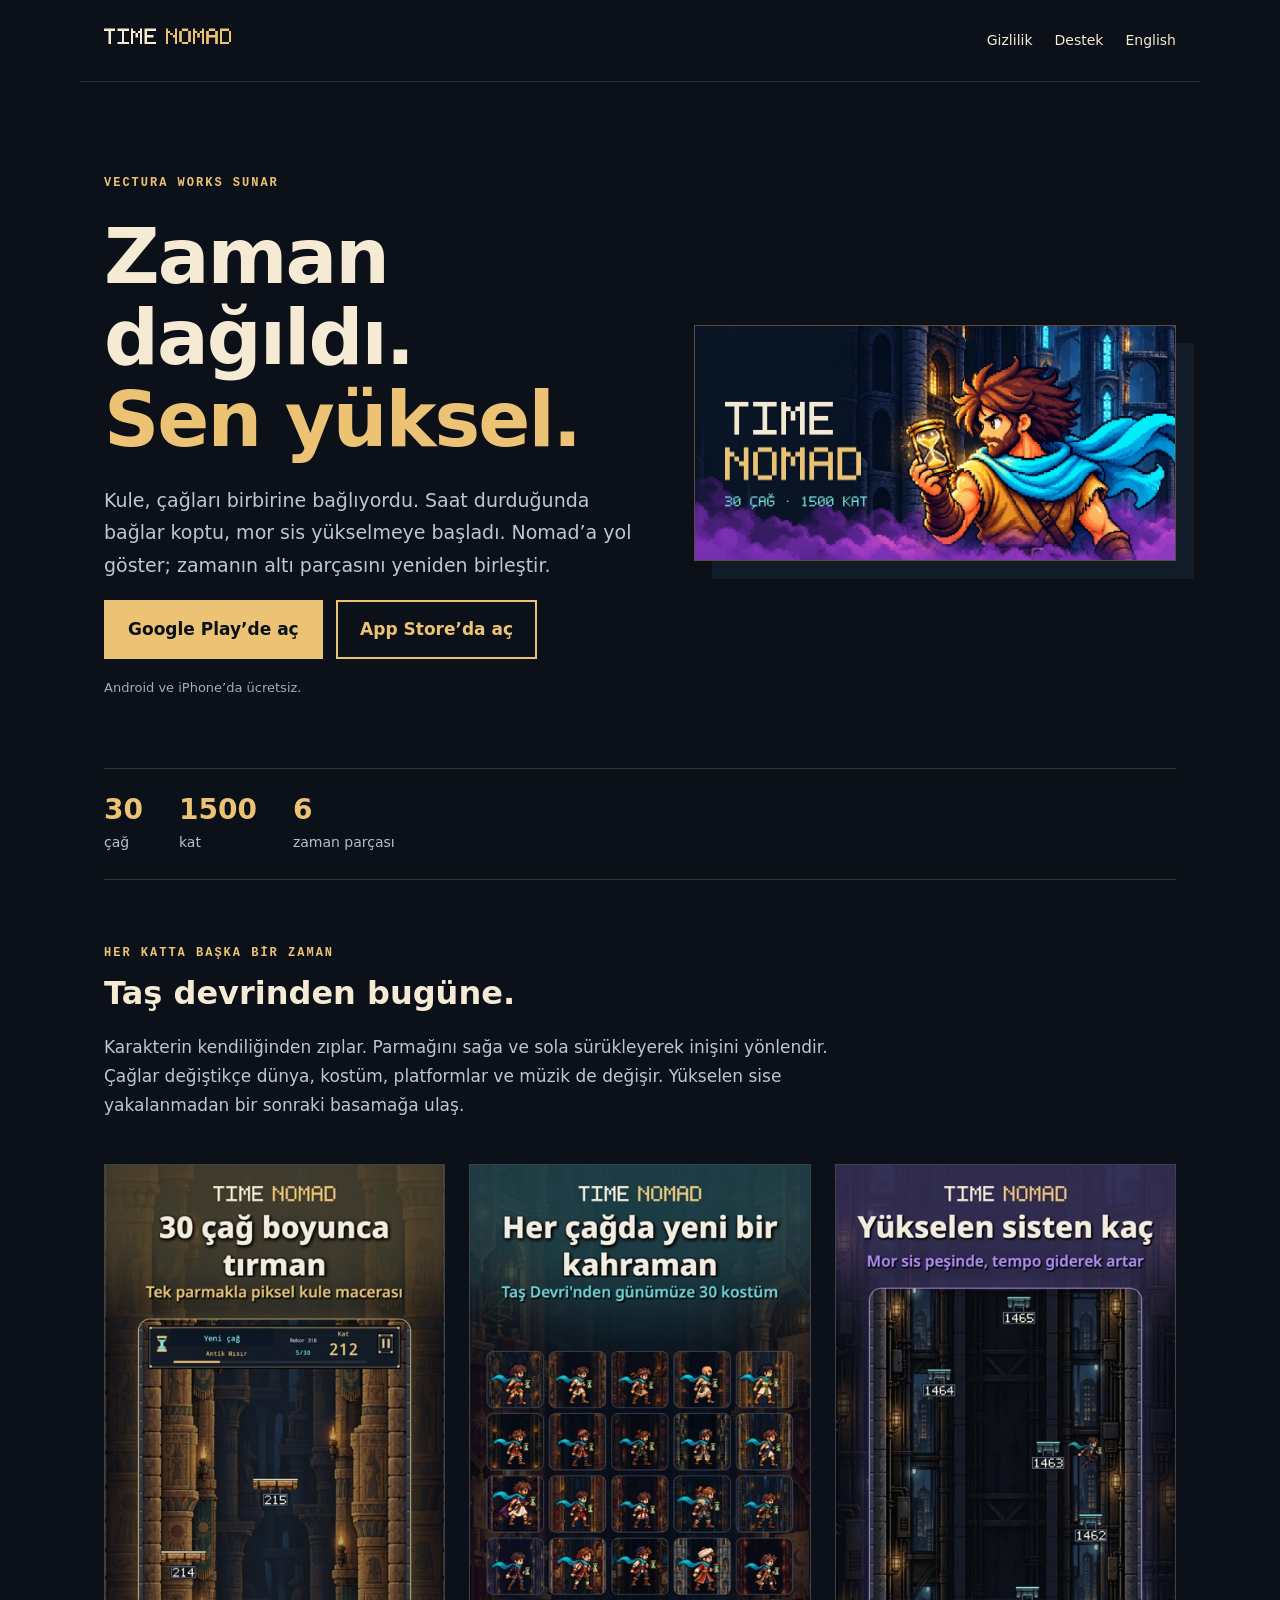
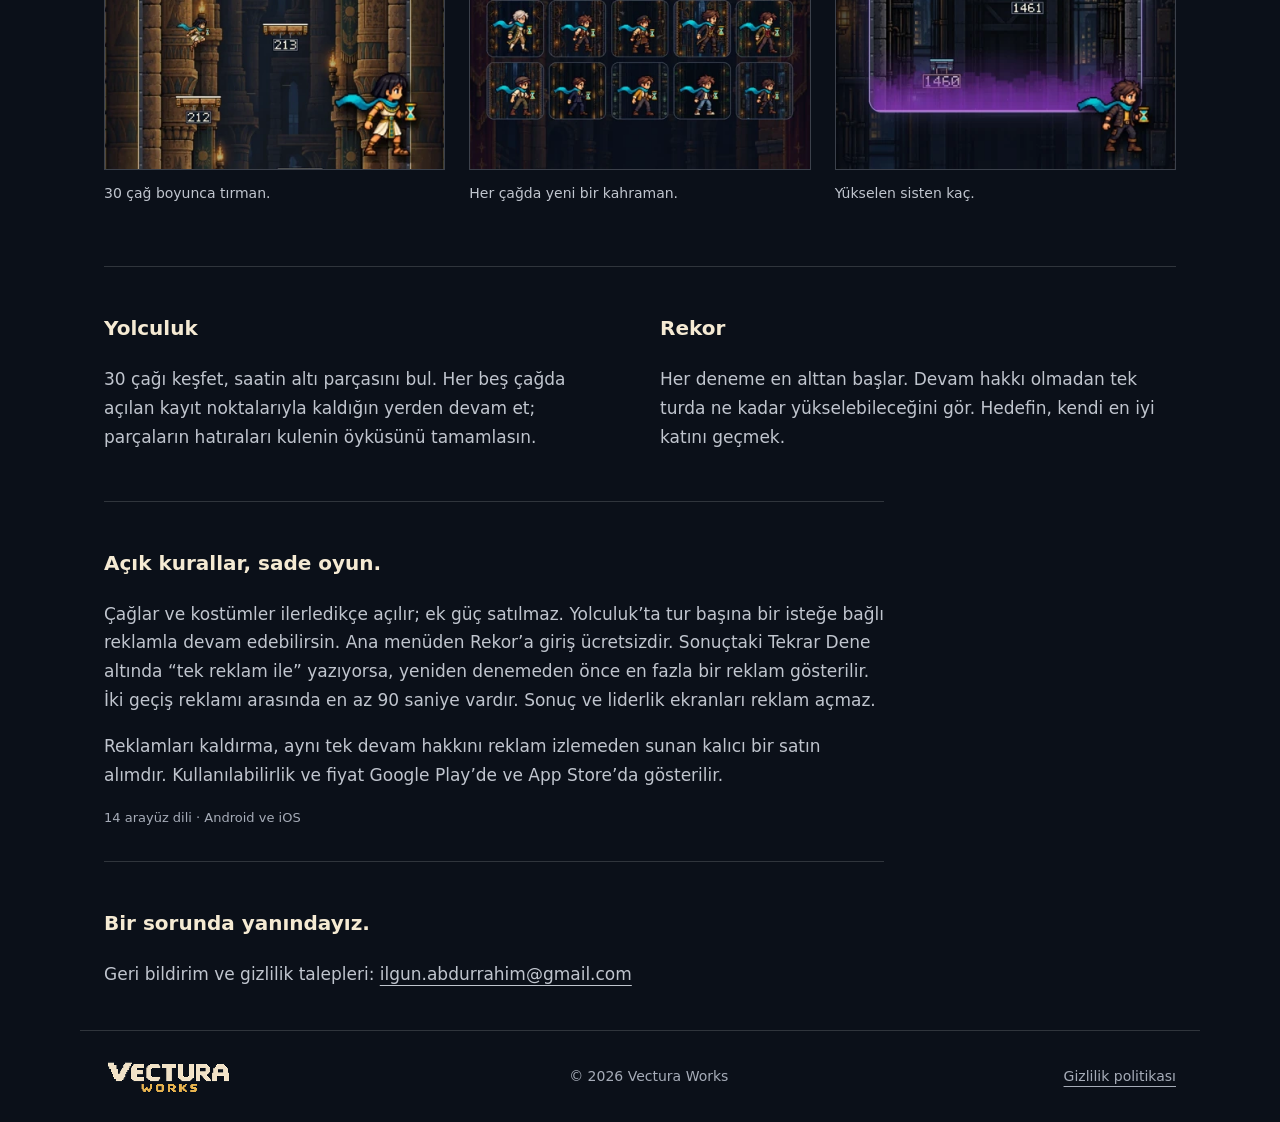
<file: index.html>
<!doctype html>
<html lang="tr"><head><meta charset="utf-8"><meta name="viewport" content="width=device-width, initial-scale=1"><title>Time Nomad — Zamanın izinde yüksel</title><meta name="description" content="30 çağ, 1500 kat. Nomad ile yükselen sisten kaç, zamanın altı parçasını yeniden birleştir. Vectura Works’ten bir pixel art kule oyunu."><link rel="canonical" href="https://ilgunabdurrahim.github.io/time-nomad/index.html"><link rel="alternate" hreflang="tr" href="https://ilgunabdurrahim.github.io/time-nomad/"><link rel="alternate" hreflang="en" href="https://ilgunabdurrahim.github.io/time-nomad/en.html"><meta property="og:title" content="Time Nomad — Zamanın izinde yüksel"><meta property="og:description" content="30 çağ, 1500 kat. Nomad ile yükselen sisten kaç, zamanın altı parçasını yeniden birleştir. Vectura Works’ten bir pixel art kule oyunu."><meta property="og:image" content="https://ilgunabdurrahim.github.io/time-nomad/assets/hero-tr.webp"><link rel="stylesheet" href="style.css"></head>
<body><a class="skip" href="#main">İçeriğe geç</a><header><a href="index.html" aria-label="Time Nomad"><img src="assets/wordmark.png" width="144" height="36" alt="Time Nomad"></a><nav aria-label="Menu"><a href="privacy.html#turkce">Gizlilik</a><a href="#support">Destek</a><a href="en.html" lang="en">English</a></nav></header>
<main id="main"><section class="hero"><div><div class="eyebrow">VECTURA WORKS SUNAR</div><h1>Zaman dağıldı.<br><span>Sen yüksel.</span></h1><p class="lead">Kule, çağları birbirine bağlıyordu. Saat durduğunda bağlar koptu, mor sis yükselmeye başladı. Nomad’a yol göster; zamanın altı parçasını yeniden birleştir.</p><a class="cta" href="https://play.google.com/store/apps/details?id=com.timenomad.game">Google Play’de aç</a> <a class="cta alt" href="https://apps.apple.com/app/id6824396277">App Store’da aç</a><p class="note">Android ve iPhone’da ücretsiz.</p></div><div class="hero-art"><img src="assets/hero-tr.webp" width="1024" height="500" alt="Time Nomad oyun görseli"></div></section>
<div class="numbers"><div><strong>30</strong><span>çağ</span></div><div><strong>1500</strong><span>kat</span></div><div><strong>6</strong><span>zaman parçası</span></div></div>
<section><div class="intro"><div class="eyebrow">HER KATTA BAŞKA BİR ZAMAN</div><h2>Taş devrinden bugüne.</h2><p>Karakterin kendiliğinden zıplar. Parmağını sağa ve sola sürükleyerek inişini yönlendir. Çağlar değiştikçe dünya, kostüm, platformlar ve müzik de değişir. Yükselen sise yakalanmadan bir sonraki basamağa ulaş.</p></div><div class="screens"><figure><img src="assets/tr-1.webp" width="420" height="747" loading="lazy" alt="30 çağ boyunca tırman."><figcaption>30 çağ boyunca tırman.</figcaption></figure><figure><img src="assets/tr-2.webp" width="420" height="747" loading="lazy" alt="Her çağda yeni bir kahraman."><figcaption>Her çağda yeni bir kahraman.</figcaption></figure><figure><img src="assets/tr-3.webp" width="420" height="747" loading="lazy" alt="Yükselen sisten kaç."><figcaption>Yükselen sisten kaç.</figcaption></figure></div></section>
<section class="modes"><div><h3>Yolculuk</h3><p>30 çağı keşfet, saatin altı parçasını bul. Her beş çağda açılan kayıt noktalarıyla kaldığın yerden devam et; parçaların hatıraları kulenin öyküsünü tamamlasın.</p></div><div><h3>Rekor</h3><p>Her deneme en alttan başlar. Devam hakkı olmadan tek turda ne kadar yükselebileceğini gör. Hedefin, kendi en iyi katını geçmek.</p></div></section>
<section class="details"><h3>Açık kurallar, sade oyun.</h3><p>Çağlar ve kostümler ilerledikçe açılır; ek güç satılmaz. Yolculuk’ta tur başına bir isteğe bağlı reklamla devam edebilirsin. Ana menüden Rekor’a giriş ücretsizdir. Sonuçtaki Tekrar Dene altında “tek reklam ile” yazıyorsa, yeniden denemeden önce en fazla bir reklam gösterilir. İki geçiş reklamı arasında en az 90 saniye vardır. Sonuç ve liderlik ekranları reklam açmaz.</p><p>Reklamları kaldırma, aynı tek devam hakkını reklam izlemeden sunan kalıcı bir satın alımdır. Kullanılabilirlik ve fiyat Google Play’de ve App Store’da gösterilir.</p><p class="note">14 arayüz dili · Android ve iOS</p></section>
<section class="details" id="support"><h3>Bir sorunda yanındayız.</h3><p>Geri bildirim ve gizlilik talepleri: <a href="mailto:ilgun.abdurrahim@gmail.com">ilgun.abdurrahim@gmail.com</a></p></section></main>
<footer><img src="assets/vectura.png" width="130" height="40" alt="Vectura Works"><span>© 2026 Vectura Works</span><a href="privacy.html#turkce">Gizlilik politikası</a></footer></body></html>
</file>
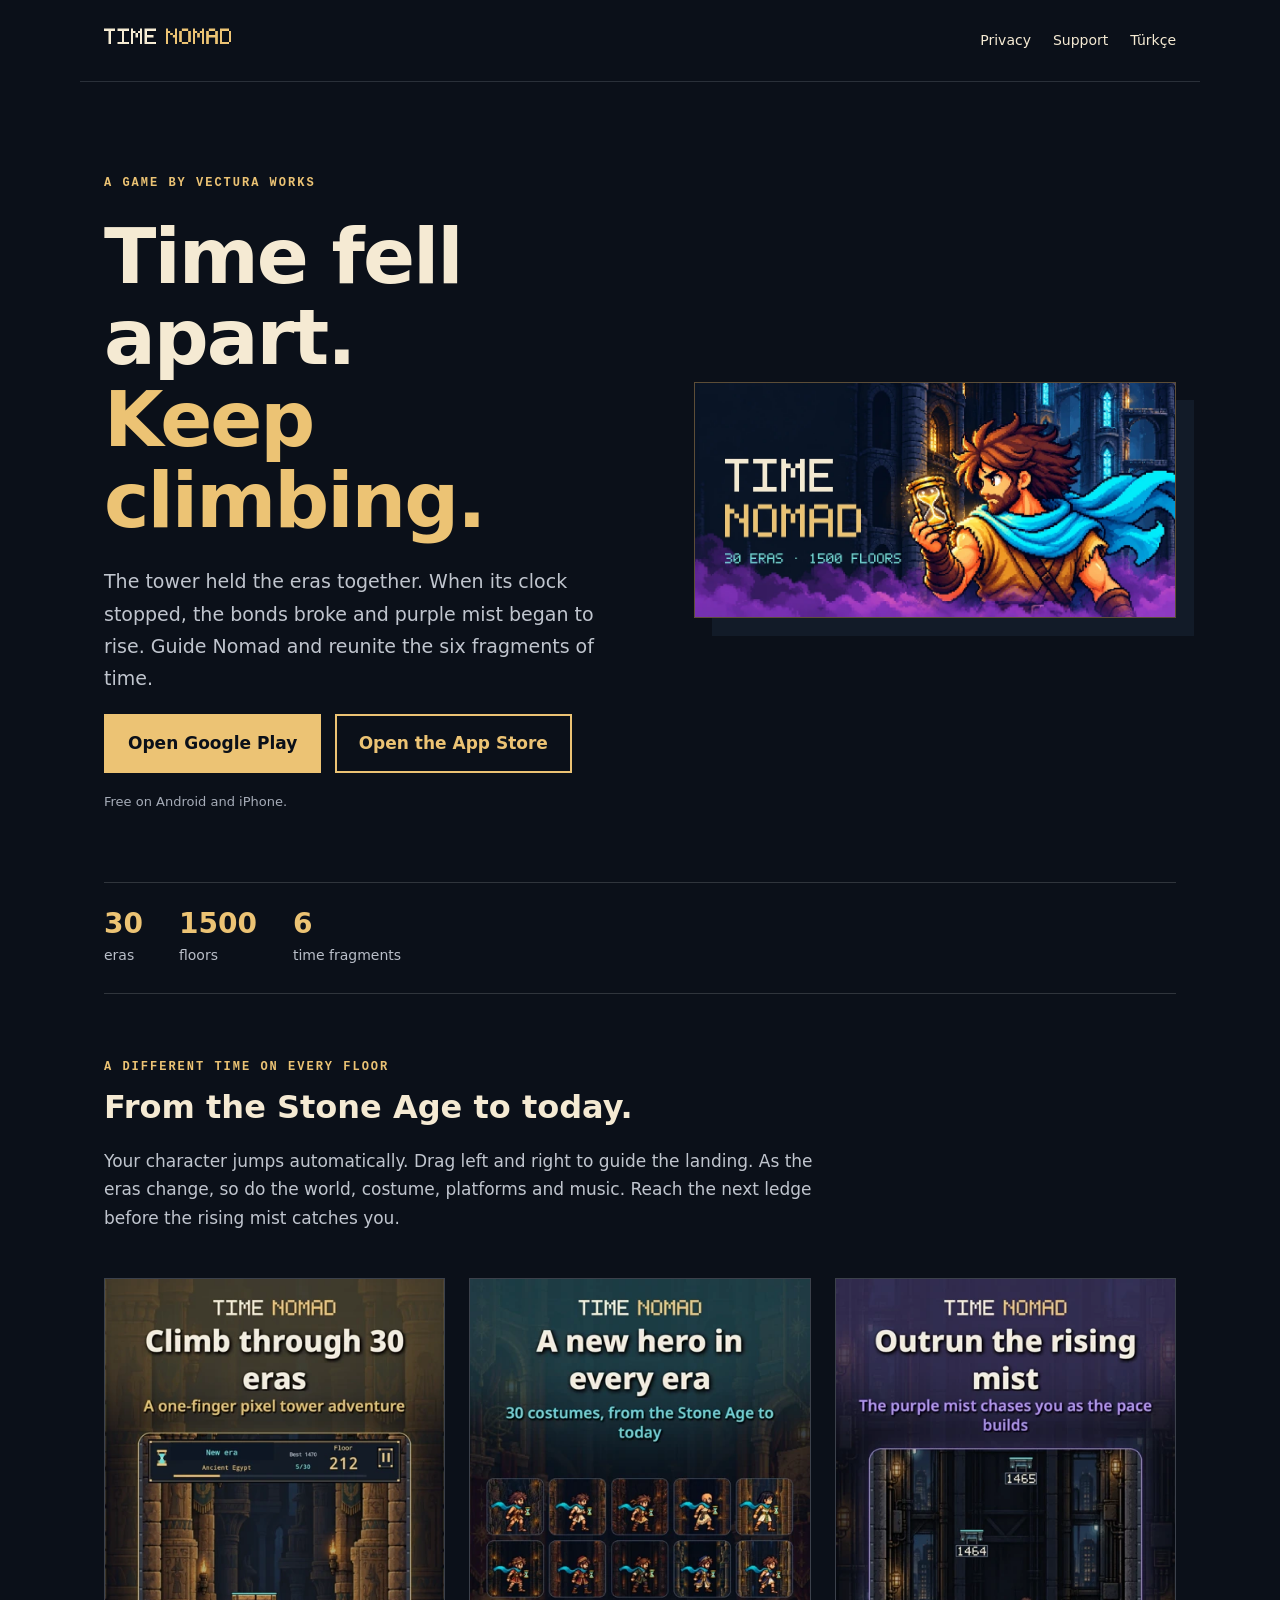
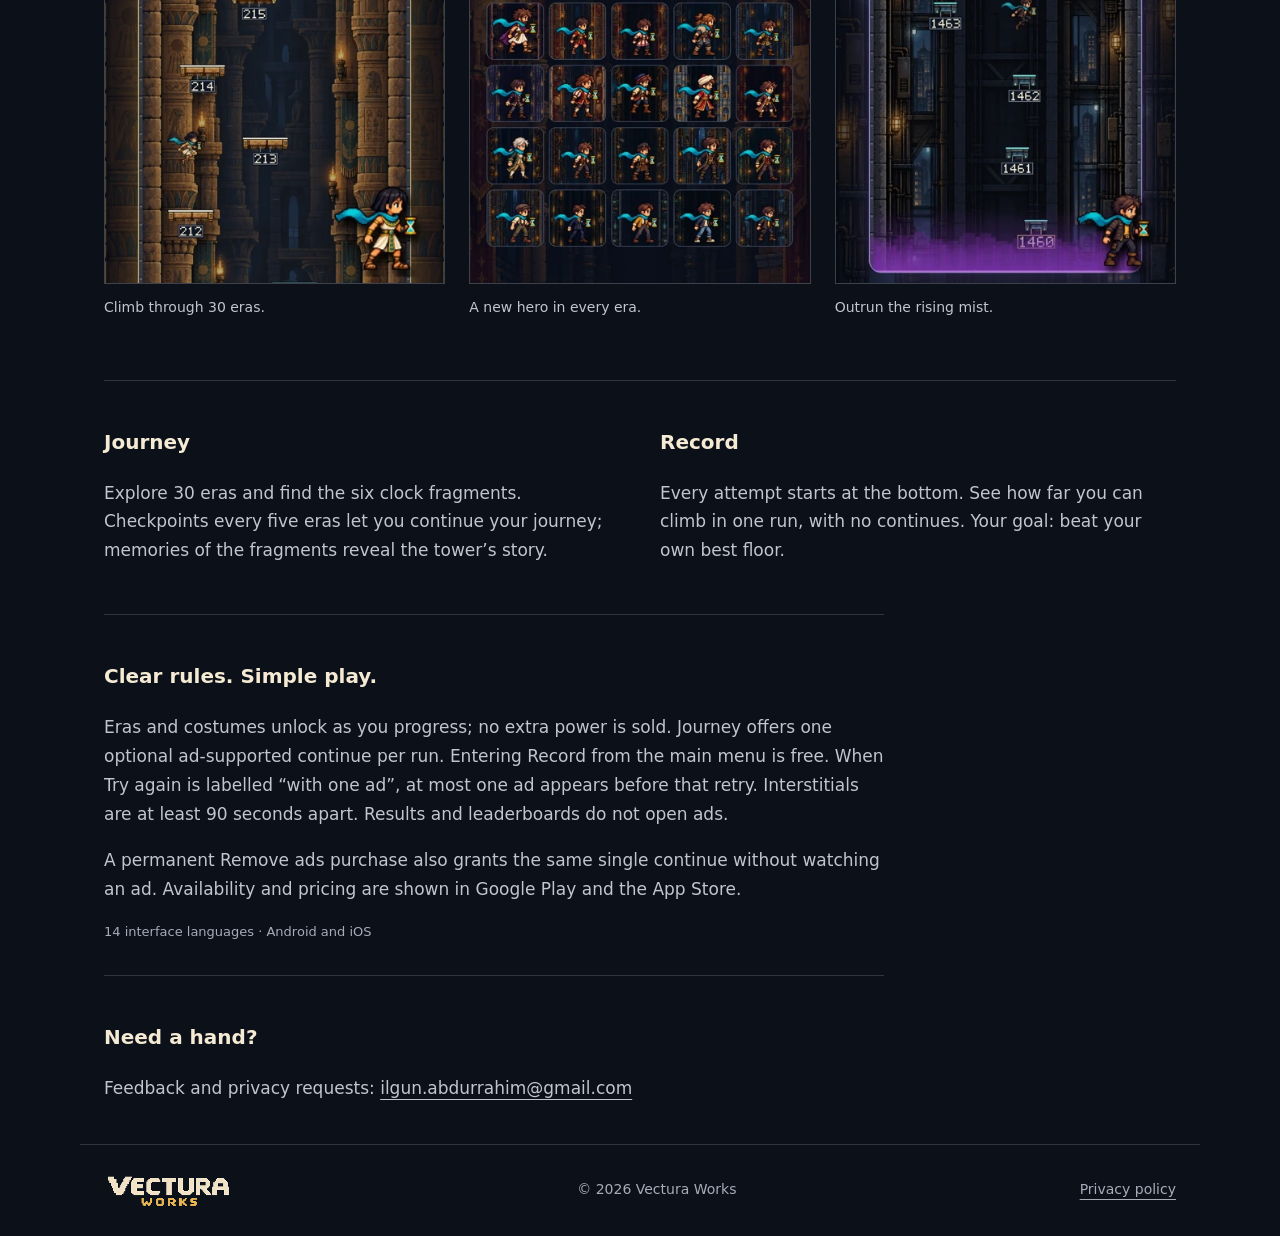
<file: en.html>
<!doctype html>
<html lang="en"><head><meta charset="utf-8"><meta name="viewport" content="width=device-width, initial-scale=1"><title>Time Nomad — Climb through time</title><meta name="description" content="30 eras. 1500 floors. Guide Nomad above the rising mist and reunite six fragments of time. A pixel art tower game by Vectura Works."><link rel="canonical" href="https://ilgunabdurrahim.github.io/time-nomad/en.html"><link rel="alternate" hreflang="tr" href="https://ilgunabdurrahim.github.io/time-nomad/"><link rel="alternate" hreflang="en" href="https://ilgunabdurrahim.github.io/time-nomad/en.html"><meta property="og:title" content="Time Nomad — Climb through time"><meta property="og:description" content="30 eras. 1500 floors. Guide Nomad above the rising mist and reunite six fragments of time. A pixel art tower game by Vectura Works."><meta property="og:image" content="https://ilgunabdurrahim.github.io/time-nomad/assets/hero-en.webp"><link rel="stylesheet" href="style.css"></head>
<body><a class="skip" href="#main">Skip to content</a><header><a href="en.html" aria-label="Time Nomad"><img src="assets/wordmark.png" width="144" height="36" alt="Time Nomad"></a><nav aria-label="Menu"><a href="privacy.html#english">Privacy</a><a href="#support">Support</a><a href="index.html" lang="tr">Türkçe</a></nav></header>
<main id="main"><section class="hero"><div><div class="eyebrow">A GAME BY VECTURA WORKS</div><h1>Time fell apart.<br><span>Keep climbing.</span></h1><p class="lead">The tower held the eras together. When its clock stopped, the bonds broke and purple mist began to rise. Guide Nomad and reunite the six fragments of time.</p><a class="cta" href="https://play.google.com/store/apps/details?id=com.timenomad.game">Open Google Play</a> <a class="cta alt" href="https://apps.apple.com/app/id6824396277">Open the App Store</a><p class="note">Free on Android and iPhone.</p></div><div class="hero-art"><img src="assets/hero-en.webp" width="1024" height="500" alt="Time Nomad game artwork"></div></section>
<div class="numbers"><div><strong>30</strong><span>eras</span></div><div><strong>1500</strong><span>floors</span></div><div><strong>6</strong><span>time fragments</span></div></div>
<section><div class="intro"><div class="eyebrow">A DIFFERENT TIME ON EVERY FLOOR</div><h2>From the Stone Age to today.</h2><p>Your character jumps automatically. Drag left and right to guide the landing. As the eras change, so do the world, costume, platforms and music. Reach the next ledge before the rising mist catches you.</p></div><div class="screens"><figure><img src="assets/en-1.webp" width="420" height="747" loading="lazy" alt="Climb through 30 eras."><figcaption>Climb through 30 eras.</figcaption></figure><figure><img src="assets/en-2.webp" width="420" height="747" loading="lazy" alt="A new hero in every era."><figcaption>A new hero in every era.</figcaption></figure><figure><img src="assets/en-3.webp" width="420" height="747" loading="lazy" alt="Outrun the rising mist."><figcaption>Outrun the rising mist.</figcaption></figure></div></section>
<section class="modes"><div><h3>Journey</h3><p>Explore 30 eras and find the six clock fragments. Checkpoints every five eras let you continue your journey; memories of the fragments reveal the tower’s story.</p></div><div><h3>Record</h3><p>Every attempt starts at the bottom. See how far you can climb in one run, with no continues. Your goal: beat your own best floor.</p></div></section>
<section class="details"><h3>Clear rules. Simple play.</h3><p>Eras and costumes unlock as you progress; no extra power is sold. Journey offers one optional ad-supported continue per run. Entering Record from the main menu is free. When Try again is labelled “with one ad”, at most one ad appears before that retry. Interstitials are at least 90 seconds apart. Results and leaderboards do not open ads.</p><p>A permanent Remove ads purchase also grants the same single continue without watching an ad. Availability and pricing are shown in Google Play and the App Store.</p><p class="note">14 interface languages · Android and iOS</p></section>
<section class="details" id="support"><h3>Need a hand?</h3><p>Feedback and privacy requests: <a href="mailto:ilgun.abdurrahim@gmail.com">ilgun.abdurrahim@gmail.com</a></p></section></main>
<footer><img src="assets/vectura.png" width="130" height="40" alt="Vectura Works"><span>© 2026 Vectura Works</span><a href="privacy.html#english">Privacy policy</a></footer></body></html>
</file>
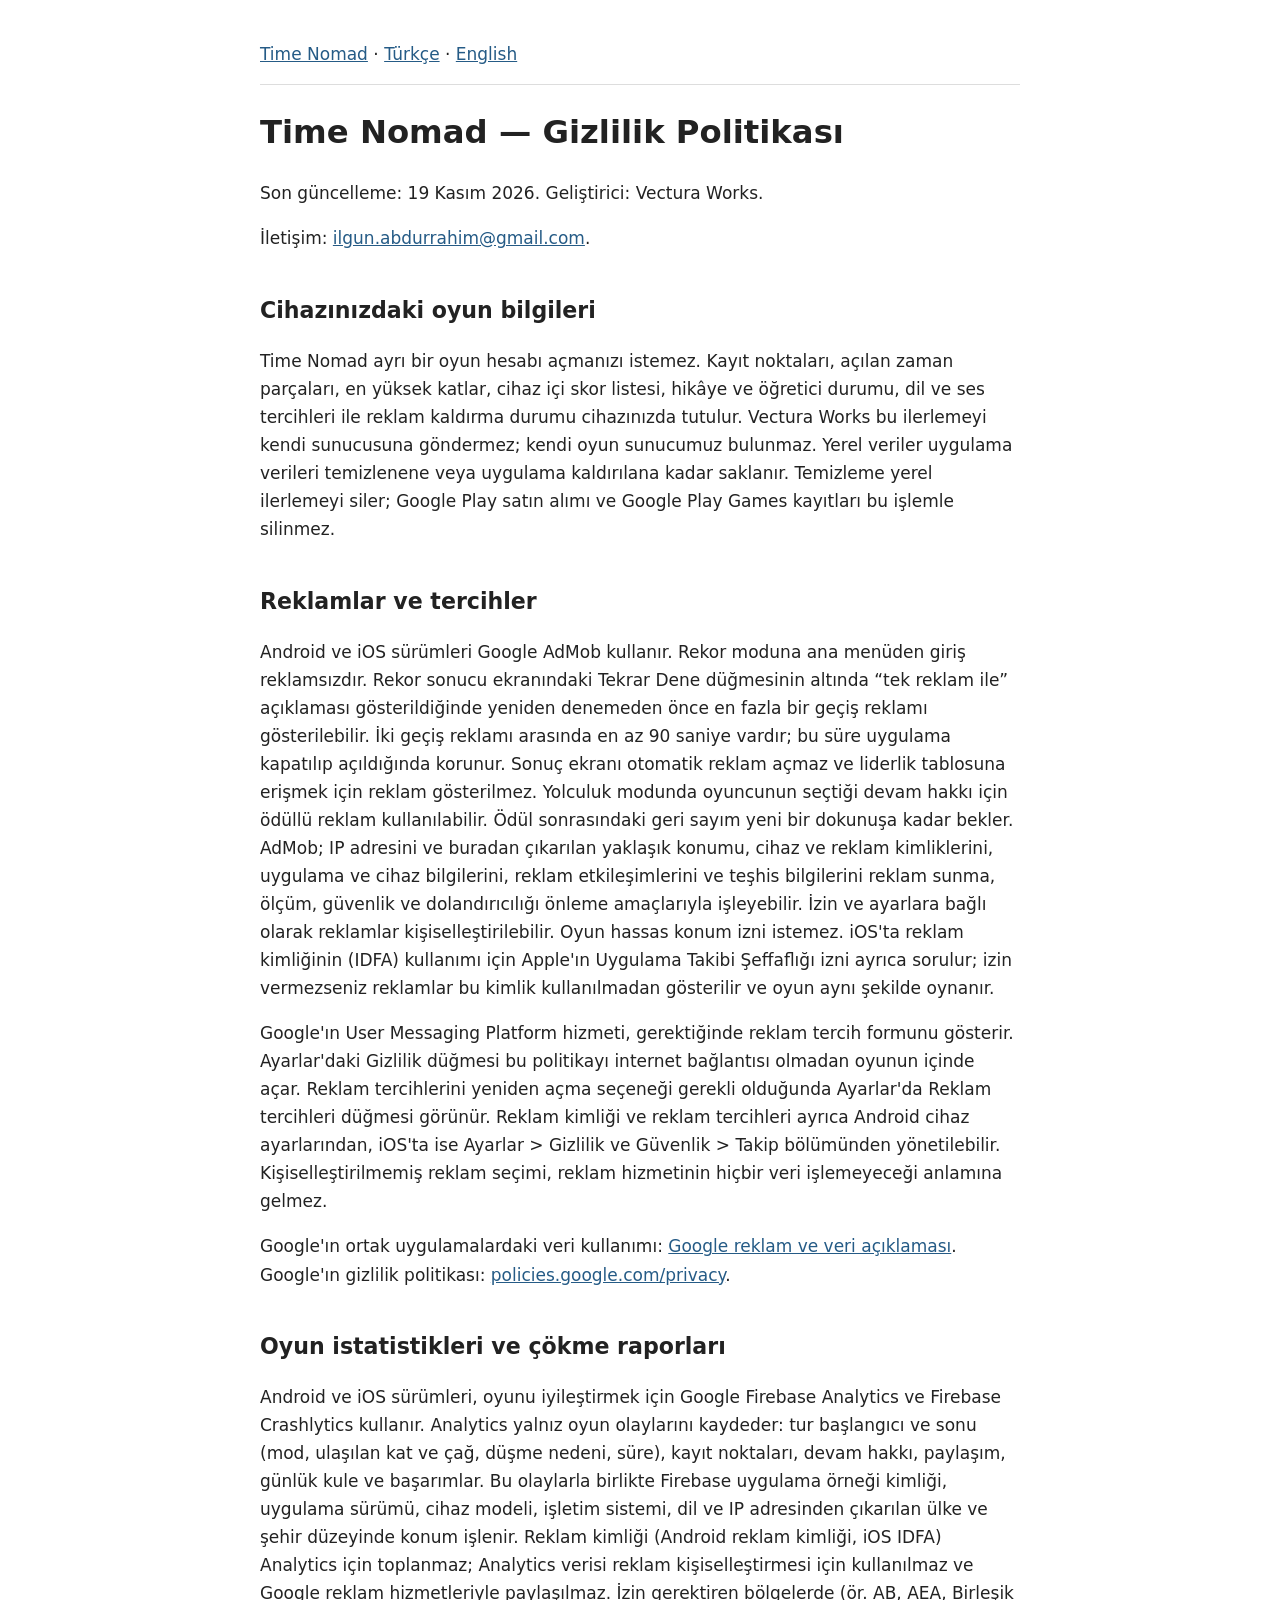
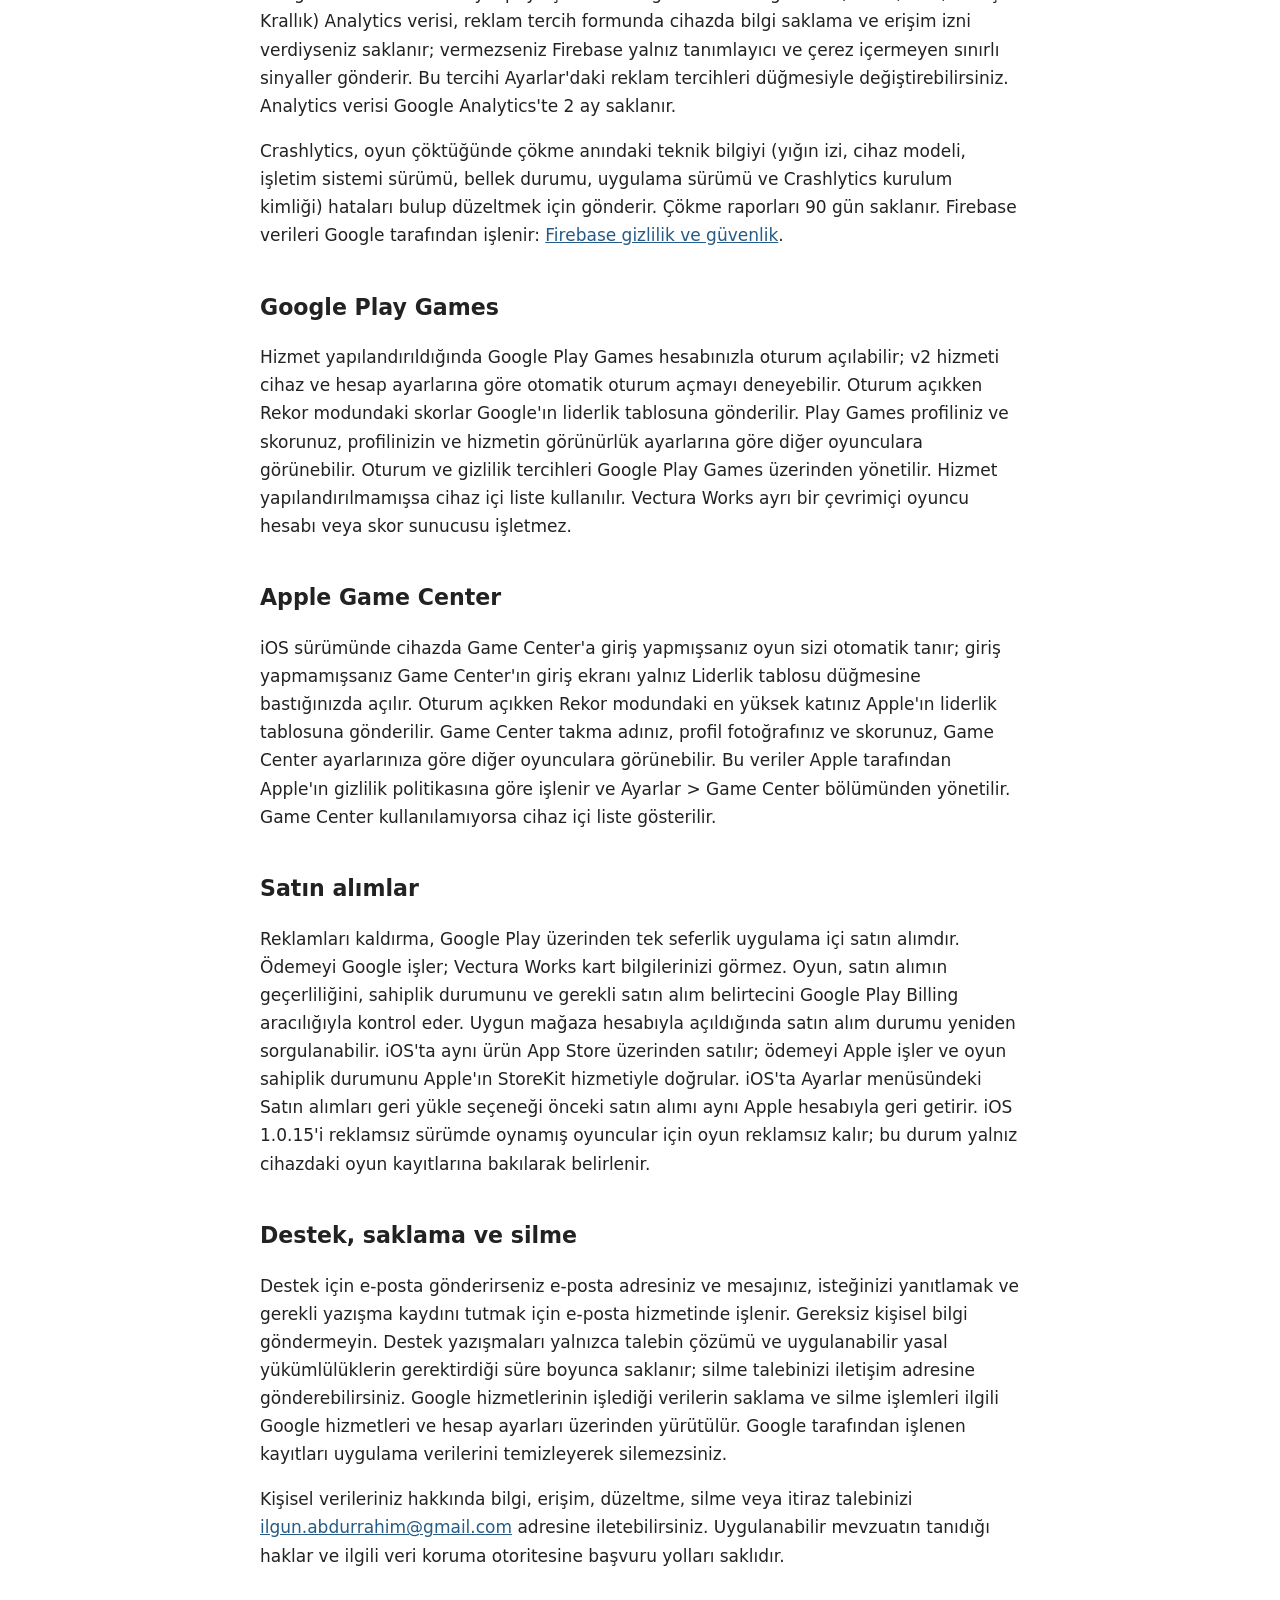
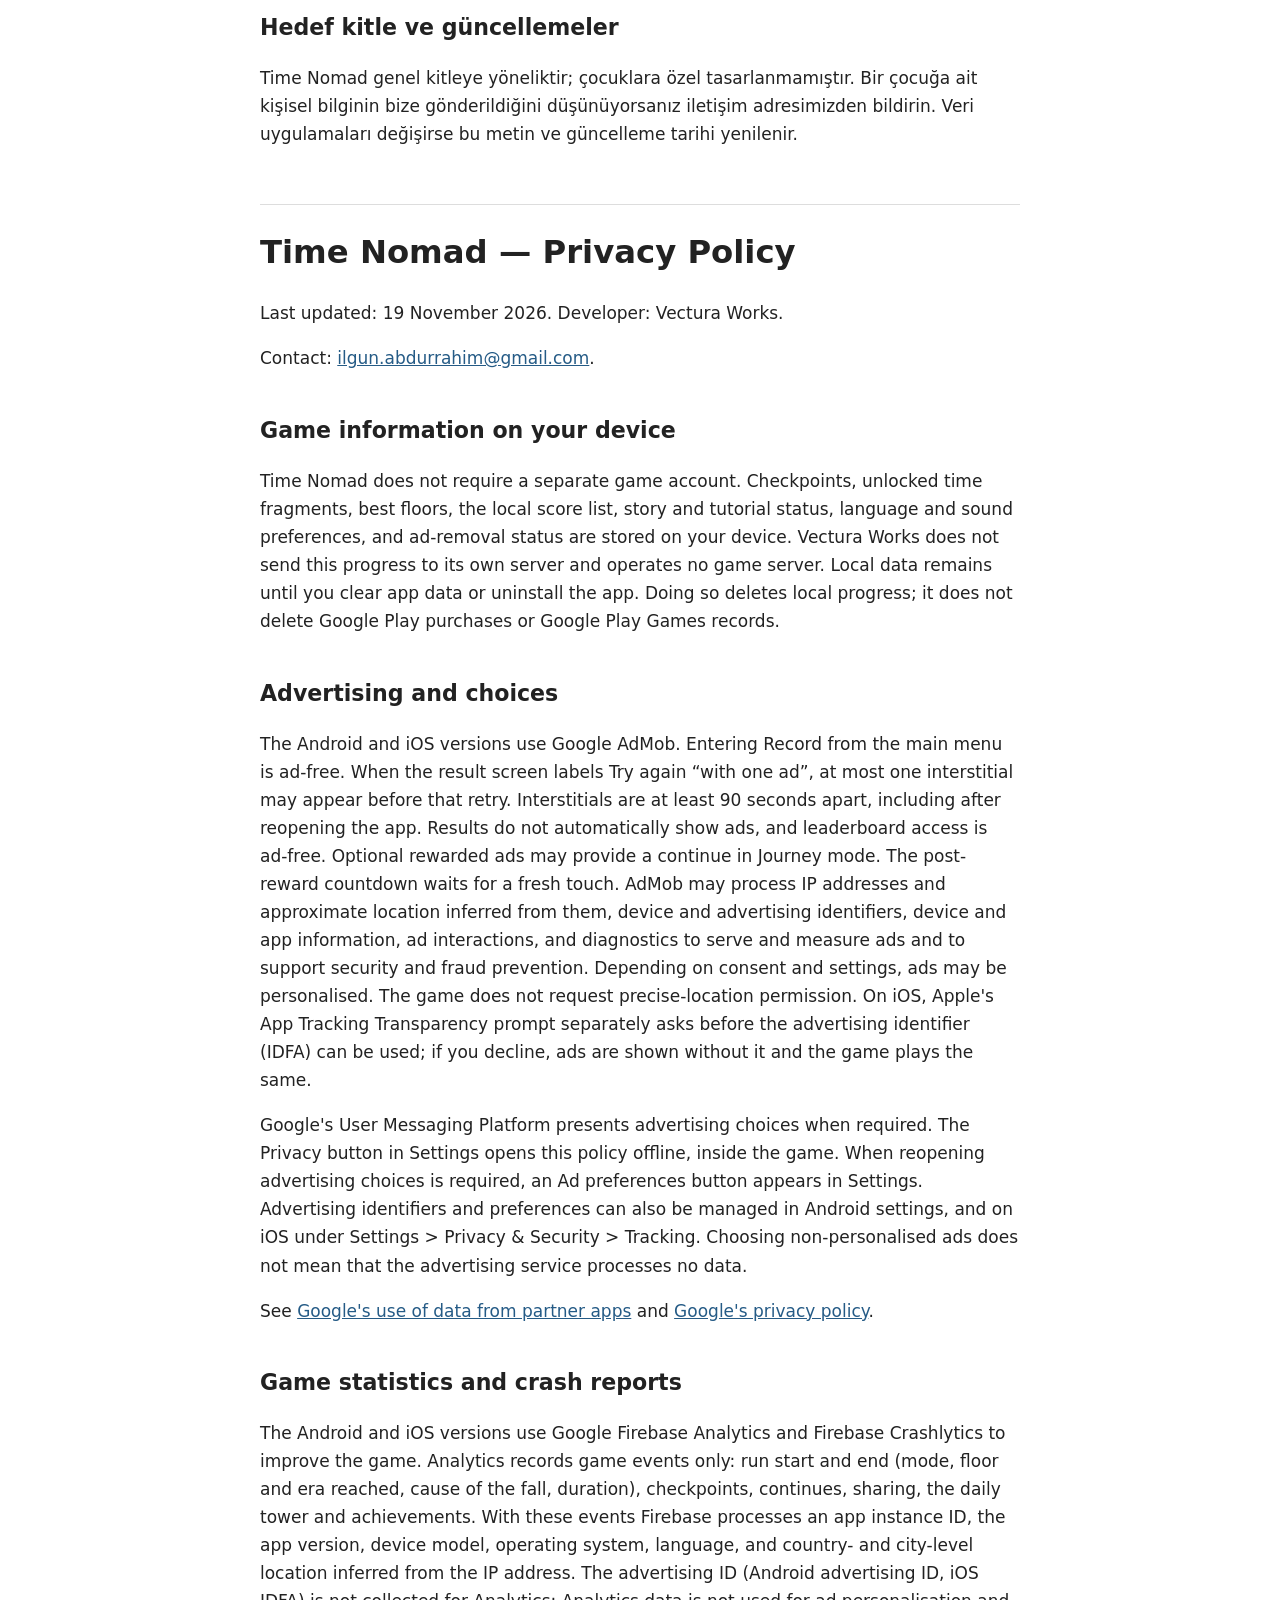
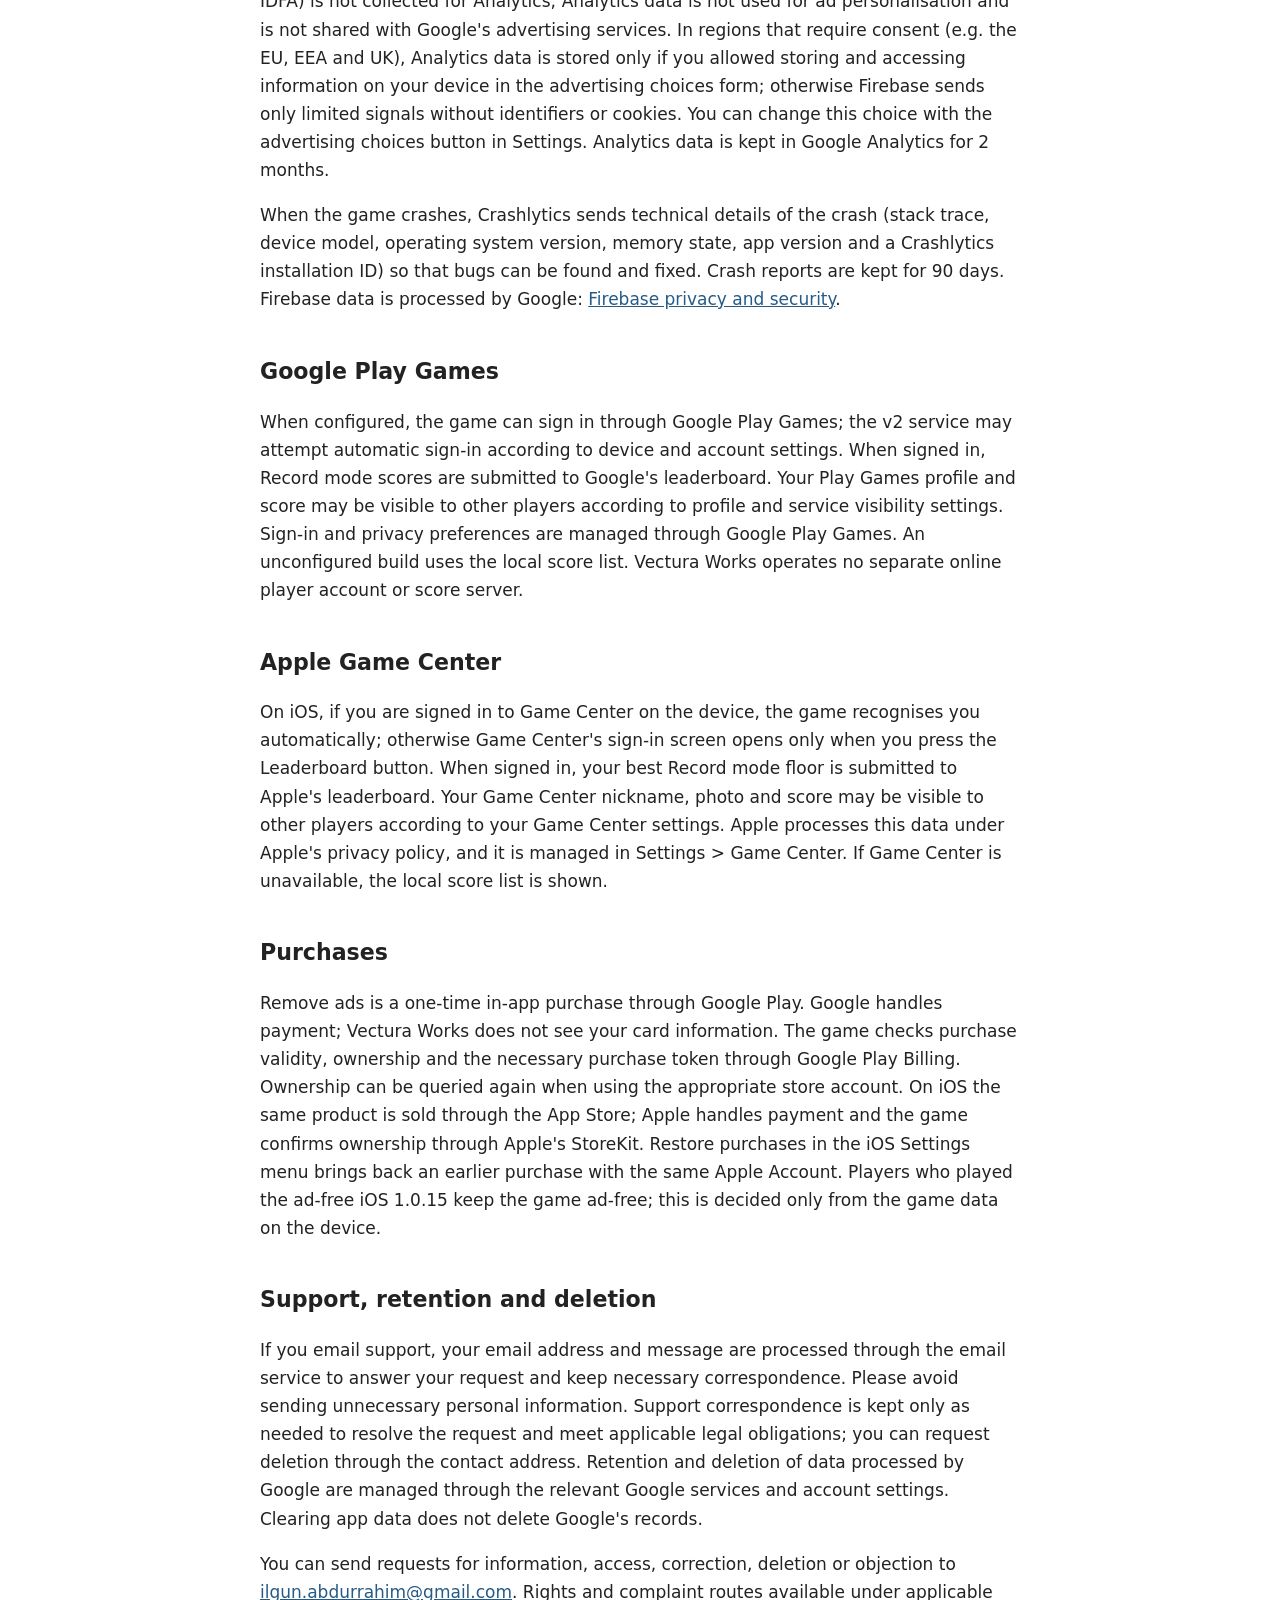
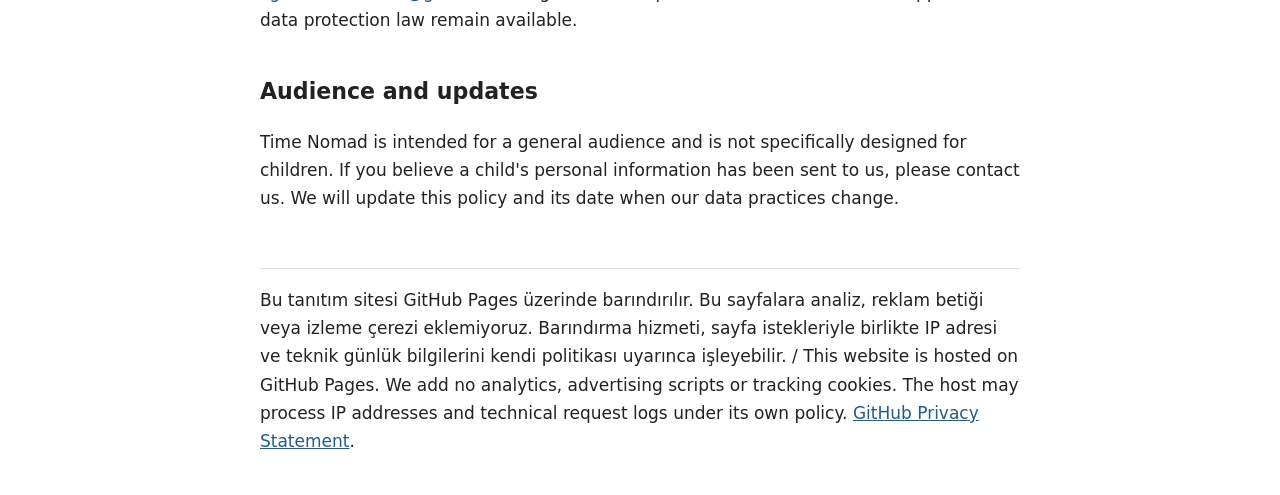
<file: privacy.html>
<!doctype html>
<html lang="tr"><head><meta charset="utf-8"><meta name="viewport" content="width=device-width,initial-scale=1">
<meta name="description" content="Time Nomad privacy policy / gizlilik politikası — Vectura Works">
<title>Time Nomad — Privacy / Gizlilik — Vectura Works</title>
<style>body{max-width:760px;margin:40px auto;padding:0 22px;font:17px/1.65 system-ui,sans-serif;color:#222;background:#fff}h1{font-size:1.9em;line-height:1.25}h2{font-size:1.3em;margin-top:1.8em}a{color:#255b86;overflow-wrap:anywhere}nav{border-bottom:1px solid #ddd;padding-bottom:16px}hr{margin-top:56px;border:0;border-top:1px solid #ddd}@media(prefers-color-scheme:dark){body{color:#eee;background:#171a20}a{color:#9dc8ef}}</style></head>
<body><nav><a href="index.html">Time Nomad</a> · <a href="#turkce">Türkçe</a> · <a href="#english">English</a></nav><main><section lang="tr" id="turkce">
<h1>Time Nomad — Gizlilik Politikası</h1>
<p>Son güncelleme: 19 Kasım 2026. Geliştirici: Vectura Works.</p>
<p>İletişim: <a href="mailto:ilgun.abdurrahim@gmail.com">ilgun.abdurrahim@gmail.com</a>.</p>
<h2>Cihazınızdaki oyun bilgileri</h2>
<p>Time Nomad ayrı bir oyun hesabı açmanızı istemez. Kayıt noktaları, açılan zaman parçaları, en yüksek katlar, cihaz içi skor listesi, hikâye ve öğretici durumu, dil ve ses tercihleri ile reklam kaldırma durumu cihazınızda tutulur. Vectura Works bu ilerlemeyi kendi sunucusuna göndermez; kendi oyun sunucumuz bulunmaz. Yerel veriler uygulama verileri temizlenene veya uygulama kaldırılana kadar saklanır. Temizleme yerel ilerlemeyi siler; Google Play satın alımı ve Google Play Games kayıtları bu işlemle silinmez.</p>
<h2>Reklamlar ve tercihler</h2>
<p>Android ve iOS sürümleri Google AdMob kullanır. Rekor moduna ana menüden giriş reklamsızdır. Rekor sonucu ekranındaki Tekrar Dene düğmesinin altında “tek reklam ile” açıklaması gösterildiğinde yeniden denemeden önce en fazla bir geçiş reklamı gösterilebilir. İki geçiş reklamı arasında en az 90 saniye vardır; bu süre uygulama kapatılıp açıldığında korunur. Sonuç ekranı otomatik reklam açmaz ve liderlik tablosuna erişmek için reklam gösterilmez. Yolculuk modunda oyuncunun seçtiği devam hakkı için ödüllü reklam kullanılabilir. Ödül sonrasındaki geri sayım yeni bir dokunuşa kadar bekler. AdMob; IP adresini ve buradan çıkarılan yaklaşık konumu, cihaz ve reklam kimliklerini, uygulama ve cihaz bilgilerini, reklam etkileşimlerini ve teşhis bilgilerini reklam sunma, ölçüm, güvenlik ve dolandırıcılığı önleme amaçlarıyla işleyebilir. İzin ve ayarlara bağlı olarak reklamlar kişiselleştirilebilir. Oyun hassas konum izni istemez. iOS&#x27;ta reklam kimliğinin (IDFA) kullanımı için Apple&#x27;ın Uygulama Takibi Şeffaflığı izni ayrıca sorulur; izin vermezseniz reklamlar bu kimlik kullanılmadan gösterilir ve oyun aynı şekilde oynanır.</p>
<p>Google&#x27;ın User Messaging Platform hizmeti, gerektiğinde reklam tercih formunu gösterir. Ayarlar&#x27;daki Gizlilik düğmesi bu politikayı internet bağlantısı olmadan oyunun içinde açar. Reklam tercihlerini yeniden açma seçeneği gerekli olduğunda Ayarlar&#x27;da Reklam tercihleri düğmesi görünür. Reklam kimliği ve reklam tercihleri ayrıca Android cihaz ayarlarından, iOS&#x27;ta ise Ayarlar &gt; Gizlilik ve Güvenlik &gt; Takip bölümünden yönetilebilir. Kişiselleştirilmemiş reklam seçimi, reklam hizmetinin hiçbir veri işlemeyeceği anlamına gelmez.</p>
<p>Google&#x27;ın ortak uygulamalardaki veri kullanımı: <a href="https://policies.google.com/technologies/partner-sites">Google reklam ve veri açıklaması</a>. Google&#x27;ın gizlilik politikası: <a href="https://policies.google.com/privacy">policies.google.com/privacy</a>.</p>
<h2>Oyun istatistikleri ve çökme raporları</h2>
<p>Android ve iOS sürümleri, oyunu iyileştirmek için Google Firebase Analytics ve Firebase Crashlytics kullanır. Analytics yalnız oyun olaylarını kaydeder: tur başlangıcı ve sonu (mod, ulaşılan kat ve çağ, düşme nedeni, süre), kayıt noktaları, devam hakkı, paylaşım, günlük kule ve başarımlar. Bu olaylarla birlikte Firebase uygulama örneği kimliği, uygulama sürümü, cihaz modeli, işletim sistemi, dil ve IP adresinden çıkarılan ülke ve şehir düzeyinde konum işlenir. Reklam kimliği (Android reklam kimliği, iOS IDFA) Analytics için toplanmaz; Analytics verisi reklam kişiselleştirmesi için kullanılmaz ve Google reklam hizmetleriyle paylaşılmaz. İzin gerektiren bölgelerde (ör. AB, AEA, Birleşik Krallık) Analytics verisi, reklam tercih formunda cihazda bilgi saklama ve erişim izni verdiyseniz saklanır; vermezseniz Firebase yalnız tanımlayıcı ve çerez içermeyen sınırlı sinyaller gönderir. Bu tercihi Ayarlar&#x27;daki reklam tercihleri düğmesiyle değiştirebilirsiniz. Analytics verisi Google Analytics&#x27;te 2 ay saklanır.</p>
<p>Crashlytics, oyun çöktüğünde çökme anındaki teknik bilgiyi (yığın izi, cihaz modeli, işletim sistemi sürümü, bellek durumu, uygulama sürümü ve Crashlytics kurulum kimliği) hataları bulup düzeltmek için gönderir. Çökme raporları 90 gün saklanır. Firebase verileri Google tarafından işlenir: <a href="https://firebase.google.com/support/privacy">Firebase gizlilik ve güvenlik</a>.</p>
<h2>Google Play Games</h2>
<p>Hizmet yapılandırıldığında Google Play Games hesabınızla oturum açılabilir; v2 hizmeti cihaz ve hesap ayarlarına göre otomatik oturum açmayı deneyebilir. Oturum açıkken Rekor modundaki skorlar Google&#x27;ın liderlik tablosuna gönderilir. Play Games profiliniz ve skorunuz, profilinizin ve hizmetin görünürlük ayarlarına göre diğer oyunculara görünebilir. Oturum ve gizlilik tercihleri Google Play Games üzerinden yönetilir. Hizmet yapılandırılmamışsa cihaz içi liste kullanılır. Vectura Works ayrı bir çevrimiçi oyuncu hesabı veya skor sunucusu işletmez.</p>
<h2>Apple Game Center</h2>
<p>iOS sürümünde cihazda Game Center&#x27;a giriş yapmışsanız oyun sizi otomatik tanır; giriş yapmamışsanız Game Center&#x27;ın giriş ekranı yalnız Liderlik tablosu düğmesine bastığınızda açılır. Oturum açıkken Rekor modundaki en yüksek katınız Apple&#x27;ın liderlik tablosuna gönderilir. Game Center takma adınız, profil fotoğrafınız ve skorunuz, Game Center ayarlarınıza göre diğer oyunculara görünebilir. Bu veriler Apple tarafından Apple&#x27;ın gizlilik politikasına göre işlenir ve Ayarlar &gt; Game Center bölümünden yönetilir. Game Center kullanılamıyorsa cihaz içi liste gösterilir.</p>
<h2>Satın alımlar</h2>
<p>Reklamları kaldırma, Google Play üzerinden tek seferlik uygulama içi satın alımdır. Ödemeyi Google işler; Vectura Works kart bilgilerinizi görmez. Oyun, satın alımın geçerliliğini, sahiplik durumunu ve gerekli satın alım belirtecini Google Play Billing aracılığıyla kontrol eder. Uygun mağaza hesabıyla açıldığında satın alım durumu yeniden sorgulanabilir. iOS&#x27;ta aynı ürün App Store üzerinden satılır; ödemeyi Apple işler ve oyun sahiplik durumunu Apple&#x27;ın StoreKit hizmetiyle doğrular. iOS&#x27;ta Ayarlar menüsündeki Satın alımları geri yükle seçeneği önceki satın alımı aynı Apple hesabıyla geri getirir. iOS 1.0.15&#x27;i reklamsız sürümde oynamış oyuncular için oyun reklamsız kalır; bu durum yalnız cihazdaki oyun kayıtlarına bakılarak belirlenir.</p>
<h2>Destek, saklama ve silme</h2>
<p>Destek için e-posta gönderirseniz e-posta adresiniz ve mesajınız, isteğinizi yanıtlamak ve gerekli yazışma kaydını tutmak için e-posta hizmetinde işlenir. Gereksiz kişisel bilgi göndermeyin. Destek yazışmaları yalnızca talebin çözümü ve uygulanabilir yasal yükümlülüklerin gerektirdiği süre boyunca saklanır; silme talebinizi iletişim adresine gönderebilirsiniz. Google hizmetlerinin işlediği verilerin saklama ve silme işlemleri ilgili Google hizmetleri ve hesap ayarları üzerinden yürütülür. Google tarafından işlenen kayıtları uygulama verilerini temizleyerek silemezsiniz.</p>
<p>Kişisel verileriniz hakkında bilgi, erişim, düzeltme, silme veya itiraz talebinizi <a href="mailto:ilgun.abdurrahim@gmail.com">ilgun.abdurrahim@gmail.com</a> adresine iletebilirsiniz. Uygulanabilir mevzuatın tanıdığı haklar ve ilgili veri koruma otoritesine başvuru yolları saklıdır.</p>
<h2>Hedef kitle ve güncellemeler</h2>
<p>Time Nomad genel kitleye yöneliktir; çocuklara özel tasarlanmamıştır. Bir çocuğa ait kişisel bilginin bize gönderildiğini düşünüyorsanız iletişim adresimizden bildirin. Veri uygulamaları değişirse bu metin ve güncelleme tarihi yenilenir.</p>
</section><section lang="en" id="english"><hr>
<h1>Time Nomad — Privacy Policy</h1>
<p>Last updated: 19 November 2026. Developer: Vectura Works.</p>
<p>Contact: <a href="mailto:ilgun.abdurrahim@gmail.com">ilgun.abdurrahim@gmail.com</a>.</p>
<h2>Game information on your device</h2>
<p>Time Nomad does not require a separate game account. Checkpoints, unlocked time fragments, best floors, the local score list, story and tutorial status, language and sound preferences, and ad-removal status are stored on your device. Vectura Works does not send this progress to its own server and operates no game server. Local data remains until you clear app data or uninstall the app. Doing so deletes local progress; it does not delete Google Play purchases or Google Play Games records.</p>
<h2>Advertising and choices</h2>
<p>The Android and iOS versions use Google AdMob. Entering Record from the main menu is ad-free. When the result screen labels Try again “with one ad”, at most one interstitial may appear before that retry. Interstitials are at least 90 seconds apart, including after reopening the app. Results do not automatically show ads, and leaderboard access is ad-free. Optional rewarded ads may provide a continue in Journey mode. The post-reward countdown waits for a fresh touch. AdMob may process IP addresses and approximate location inferred from them, device and advertising identifiers, device and app information, ad interactions, and diagnostics to serve and measure ads and to support security and fraud prevention. Depending on consent and settings, ads may be personalised. The game does not request precise-location permission. On iOS, Apple&#x27;s App Tracking Transparency prompt separately asks before the advertising identifier (IDFA) can be used; if you decline, ads are shown without it and the game plays the same.</p>
<p>Google&#x27;s User Messaging Platform presents advertising choices when required. The Privacy button in Settings opens this policy offline, inside the game. When reopening advertising choices is required, an Ad preferences button appears in Settings. Advertising identifiers and preferences can also be managed in Android settings, and on iOS under Settings &gt; Privacy &amp; Security &gt; Tracking. Choosing non-personalised ads does not mean that the advertising service processes no data.</p>
<p>See <a href="https://policies.google.com/technologies/partner-sites">Google&#x27;s use of data from partner apps</a> and <a href="https://policies.google.com/privacy">Google&#x27;s privacy policy</a>.</p>
<h2>Game statistics and crash reports</h2>
<p>The Android and iOS versions use Google Firebase Analytics and Firebase Crashlytics to improve the game. Analytics records game events only: run start and end (mode, floor and era reached, cause of the fall, duration), checkpoints, continues, sharing, the daily tower and achievements. With these events Firebase processes an app instance ID, the app version, device model, operating system, language, and country- and city-level location inferred from the IP address. The advertising ID (Android advertising ID, iOS IDFA) is not collected for Analytics; Analytics data is not used for ad personalisation and is not shared with Google&#x27;s advertising services. In regions that require consent (e.g. the EU, EEA and UK), Analytics data is stored only if you allowed storing and accessing information on your device in the advertising choices form; otherwise Firebase sends only limited signals without identifiers or cookies. You can change this choice with the advertising choices button in Settings. Analytics data is kept in Google Analytics for 2 months.</p>
<p>When the game crashes, Crashlytics sends technical details of the crash (stack trace, device model, operating system version, memory state, app version and a Crashlytics installation ID) so that bugs can be found and fixed. Crash reports are kept for 90 days. Firebase data is processed by Google: <a href="https://firebase.google.com/support/privacy">Firebase privacy and security</a>.</p>
<h2>Google Play Games</h2>
<p>When configured, the game can sign in through Google Play Games; the v2 service may attempt automatic sign-in according to device and account settings. When signed in, Record mode scores are submitted to Google&#x27;s leaderboard. Your Play Games profile and score may be visible to other players according to profile and service visibility settings. Sign-in and privacy preferences are managed through Google Play Games. An unconfigured build uses the local score list. Vectura Works operates no separate online player account or score server.</p>
<h2>Apple Game Center</h2>
<p>On iOS, if you are signed in to Game Center on the device, the game recognises you automatically; otherwise Game Center&#x27;s sign-in screen opens only when you press the Leaderboard button. When signed in, your best Record mode floor is submitted to Apple&#x27;s leaderboard. Your Game Center nickname, photo and score may be visible to other players according to your Game Center settings. Apple processes this data under Apple&#x27;s privacy policy, and it is managed in Settings &gt; Game Center. If Game Center is unavailable, the local score list is shown.</p>
<h2>Purchases</h2>
<p>Remove ads is a one-time in-app purchase through Google Play. Google handles payment; Vectura Works does not see your card information. The game checks purchase validity, ownership and the necessary purchase token through Google Play Billing. Ownership can be queried again when using the appropriate store account. On iOS the same product is sold through the App Store; Apple handles payment and the game confirms ownership through Apple&#x27;s StoreKit. Restore purchases in the iOS Settings menu brings back an earlier purchase with the same Apple Account. Players who played the ad-free iOS 1.0.15 keep the game ad-free; this is decided only from the game data on the device.</p>
<h2>Support, retention and deletion</h2>
<p>If you email support, your email address and message are processed through the email service to answer your request and keep necessary correspondence. Please avoid sending unnecessary personal information. Support correspondence is kept only as needed to resolve the request and meet applicable legal obligations; you can request deletion through the contact address. Retention and deletion of data processed by Google are managed through the relevant Google services and account settings. Clearing app data does not delete Google&#x27;s records.</p>
<p>You can send requests for information, access, correction, deletion or objection to <a href="mailto:ilgun.abdurrahim@gmail.com">ilgun.abdurrahim@gmail.com</a>. Rights and complaint routes available under applicable data protection law remain available.</p>
<h2>Audience and updates</h2>
<p>Time Nomad is intended for a general audience and is not specifically designed for children. If you believe a child&#x27;s personal information has been sent to us, please contact us. We will update this policy and its date when our data practices change.</p>
</section><aside><hr><p>Bu tanıtım sitesi GitHub Pages üzerinde barındırılır. Bu sayfalara analiz, reklam betiği veya izleme çerezi eklemiyoruz. Barındırma hizmeti, sayfa istekleriyle birlikte IP adresi ve teknik günlük bilgilerini kendi politikası uyarınca işleyebilir. / This website is hosted on GitHub Pages. We add no analytics, advertising scripts or tracking cookies. The host may process IP addresses and technical request logs under its own policy. <a href="https://docs.github.com/en/site-policy/privacy-policies/github-general-privacy-statement">GitHub Privacy Statement</a>.</p></aside></main></body></html>
</file>
<file: style.css>
*{box-sizing:border-box}html{scroll-behavior:smooth}body{margin:0;background:#0b1019;color:#f5ead3;font:17px/1.7 system-ui,sans-serif}a{color:inherit;text-underline-offset:5px}a:focus-visible{outline:3px solid #ecc374;outline-offset:5px}header,main,footer{max-width:1120px;margin:auto;padding:24px}header{display:flex;align-items:center;justify-content:space-between;gap:20px;border-bottom:1px solid #2a3039}header img{width:144px;height:auto;image-rendering:pixelated}nav{display:flex;gap:22px;flex-wrap:wrap;font-size:14px}nav a{text-decoration:none}nav a:hover{color:#ecc374}.hero{display:grid;grid-template-columns:1.1fr 1fr;align-items:center;gap:60px;padding:68px 0 56px}.eyebrow{font:700 12px/1.5 monospace;letter-spacing:2px;color:#ecc374}h1{font-size:clamp(42px,6vw,78px);line-height:1.06;letter-spacing:-2px;margin:24px 0}h1 span{color:#ecc374}p{color:#c0c5ce}.lead{font-size:19px;max-width:540px}.cta{display:inline-block;margin:0 8px 8px 0;padding:13px 22px;background:#ecc374;color:#0b1019;font-weight:700;text-decoration:none;border:2px solid #ecc374}.cta.alt{background:transparent;color:#ecc374}.note{font-size:13px;margin-top:10px;color:#a6acb8}.hero-art{position:relative;min-width:0}.hero-art img{width:100%;height:auto;display:block;border:1px solid #5c4d37;box-shadow:18px 18px 0 #121b28}.numbers{display:flex;gap:36px;border-top:1px solid #30353c;border-bottom:1px solid #30353c;padding:24px 0;flex-wrap:wrap}.numbers strong{display:block;font-size:28px;color:#ecc374;line-height:1.2}.numbers span{font-size:14px;color:#b9bec8}.intro{padding:64px 0 28px;max-width:740px}h2{font-size:32px;line-height:1.2;margin:12px 0 20px}h3{font-size:20px}.screens{display:grid;grid-template-columns:repeat(3,1fr);gap:24px}figure{margin:0;min-width:0}figure img{width:100%;height:auto;display:block;border:1px solid #3c414b;background:#141c29}figcaption{font-size:14px;margin-top:12px;color:#c0c5ce}.modes{display:grid;grid-template-columns:1fr 1fr;gap:40px;border-top:1px solid #30353c;margin-top:60px;padding-top:24px}.details{border-top:1px solid #30353c;padding-top:24px;margin-top:32px;max-width:780px}footer{display:flex;align-items:center;justify-content:space-between;gap:24px;flex-wrap:wrap;border-top:1px solid #30353c;font-size:14px;color:#a6acb8}footer img{width:130px;height:auto;image-rendering:pixelated}.skip{position:absolute;top:-100px}.skip:focus{top:10px;background:#0b1019;padding:10px}::selection{background:#ecc374;color:#0b1019}@media(max-width:680px){header,main,footer{padding:20px}header{align-items:flex-start}header img{width:118px}nav{gap:12px;justify-content:flex-end;font-size:13px}.hero{grid-template-columns:1fr;gap:30px;padding:34px 0 40px}h1{letter-spacing:-1px}.hero-art img{box-shadow:8px 8px 0 #121b28}.numbers{gap:24px}.numbers strong{font-size:25px}.screens{gap:12px}.modes{grid-template-columns:1fr;gap:8px}.intro{padding-top:44px}figcaption{font-size:12px}.lead{font-size:18px}}@media(prefers-reduced-motion:reduce){html{scroll-behavior:auto}}
</file>
